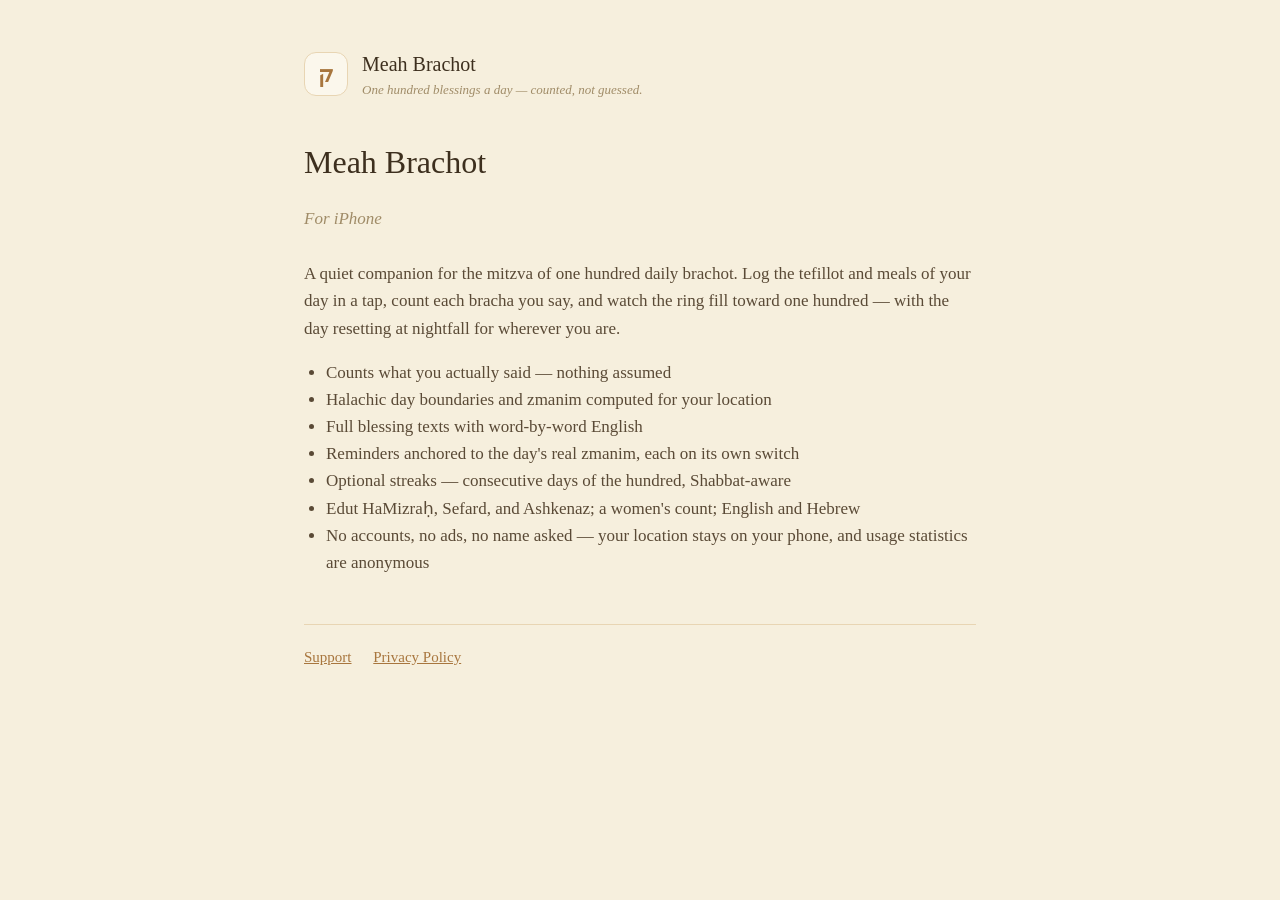
<file: index.html>
<!DOCTYPE html>
<html lang="en">
<head>
<meta charset="utf-8">
<meta name="viewport" content="width=device-width, initial-scale=1">
<title>Meah Brachot</title>
<link rel="stylesheet" href="style.css">
</head>
<body>
<main>
<header>
  <div class="mark">ק</div>
  <div class="name">Meah Brachot<small>One hundred blessings a day — counted, not guessed.</small></div>
</header>

<h1>Meah Brachot</h1>
<p class="date">For iPhone</p>

<p>A quiet companion for the mitzva of one hundred daily brachot. Log the tefillot and meals of your day in a tap, count each bracha you say, and watch the ring fill toward one hundred — with the day resetting at nightfall for wherever you are.</p>

<ul>
  <li>Counts what you actually said — nothing assumed</li>
  <li>Halachic day boundaries and zmanim computed for your location</li>
  <li>Full blessing texts with word-by-word English</li>
  <li>Reminders anchored to the day's real zmanim, each on its own switch</li>
  <li>Optional streaks — consecutive days of the hundred, Shabbat-aware</li>
  <li>Edut HaMizraḥ, Sefard, and Ashkenaz; a women's count; English and Hebrew</li>
  <li>No accounts, no ads, no name asked — your location stays on your phone, and usage statistics are anonymous</li>
</ul>

<nav>
  <a href="support.html">Support</a>
  <a href="privacy.html">Privacy Policy</a>
</nav>
</main>
</body>
</html>
</file>
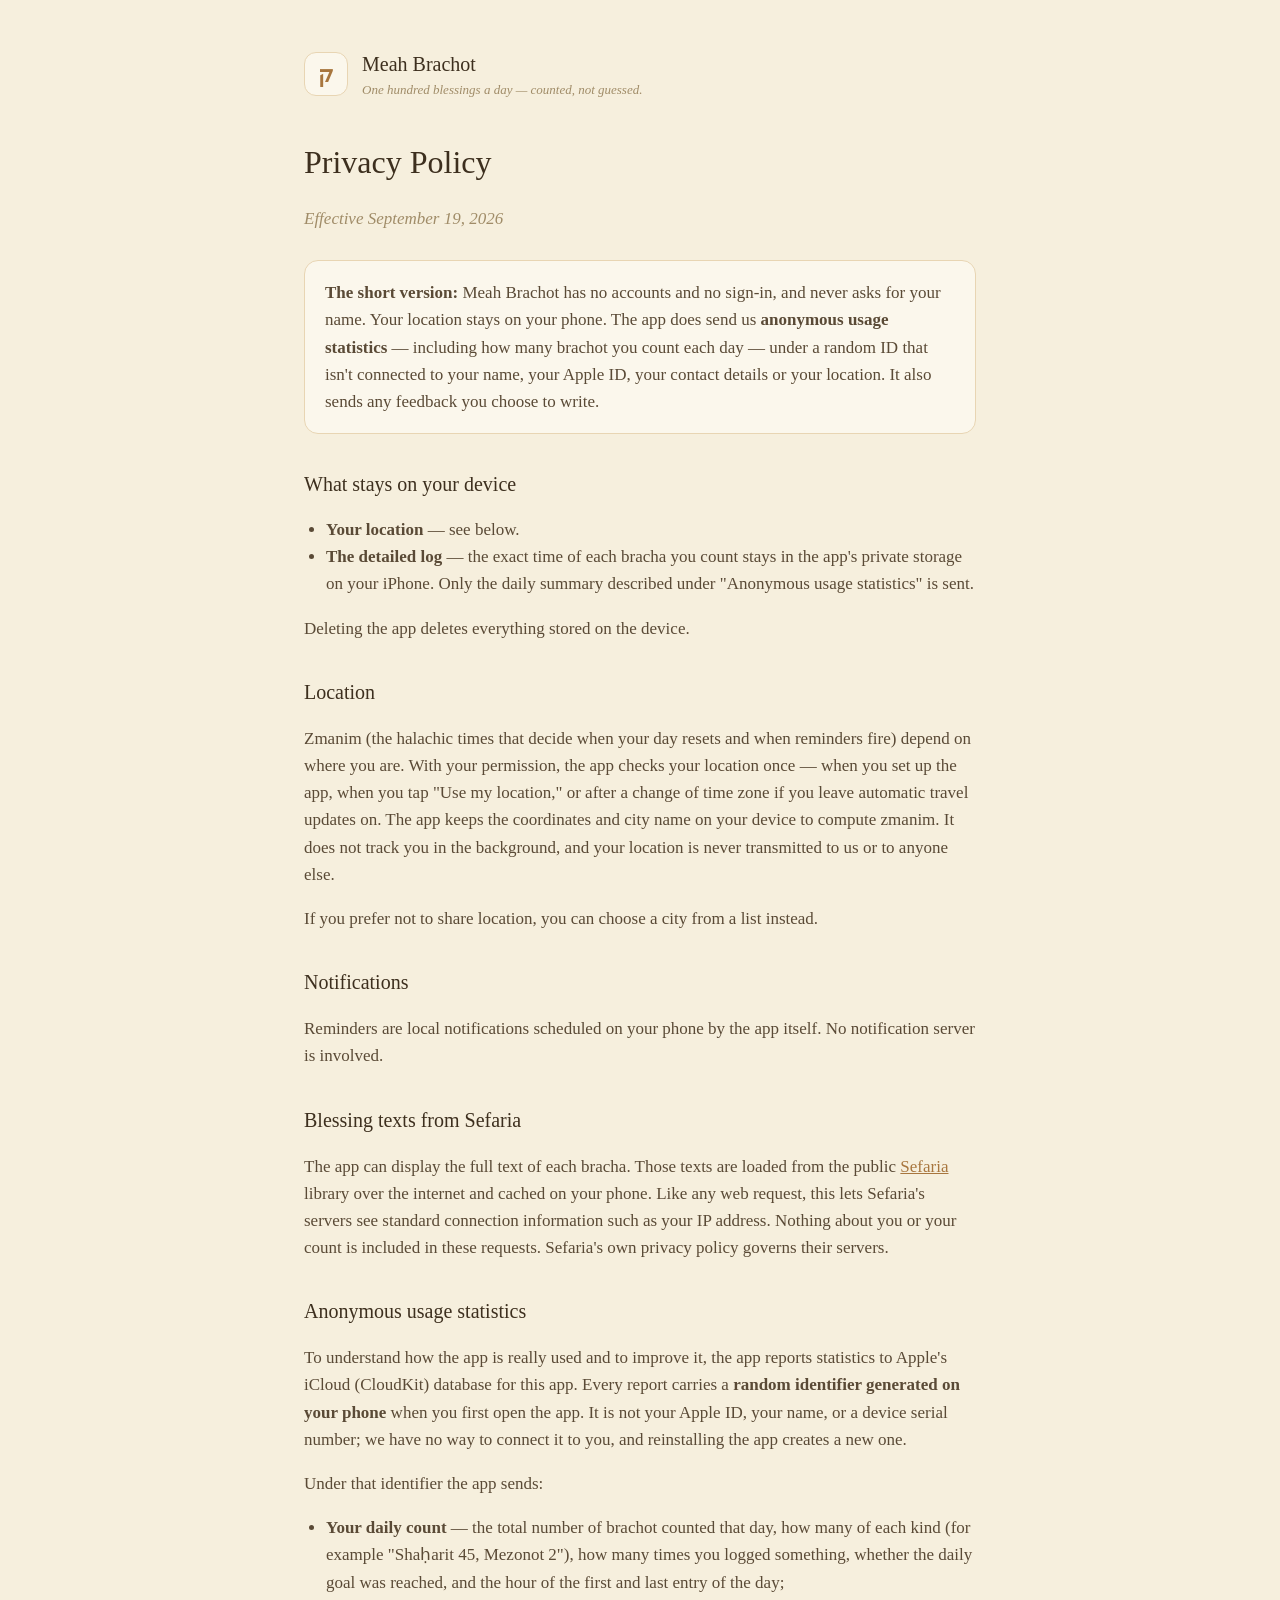
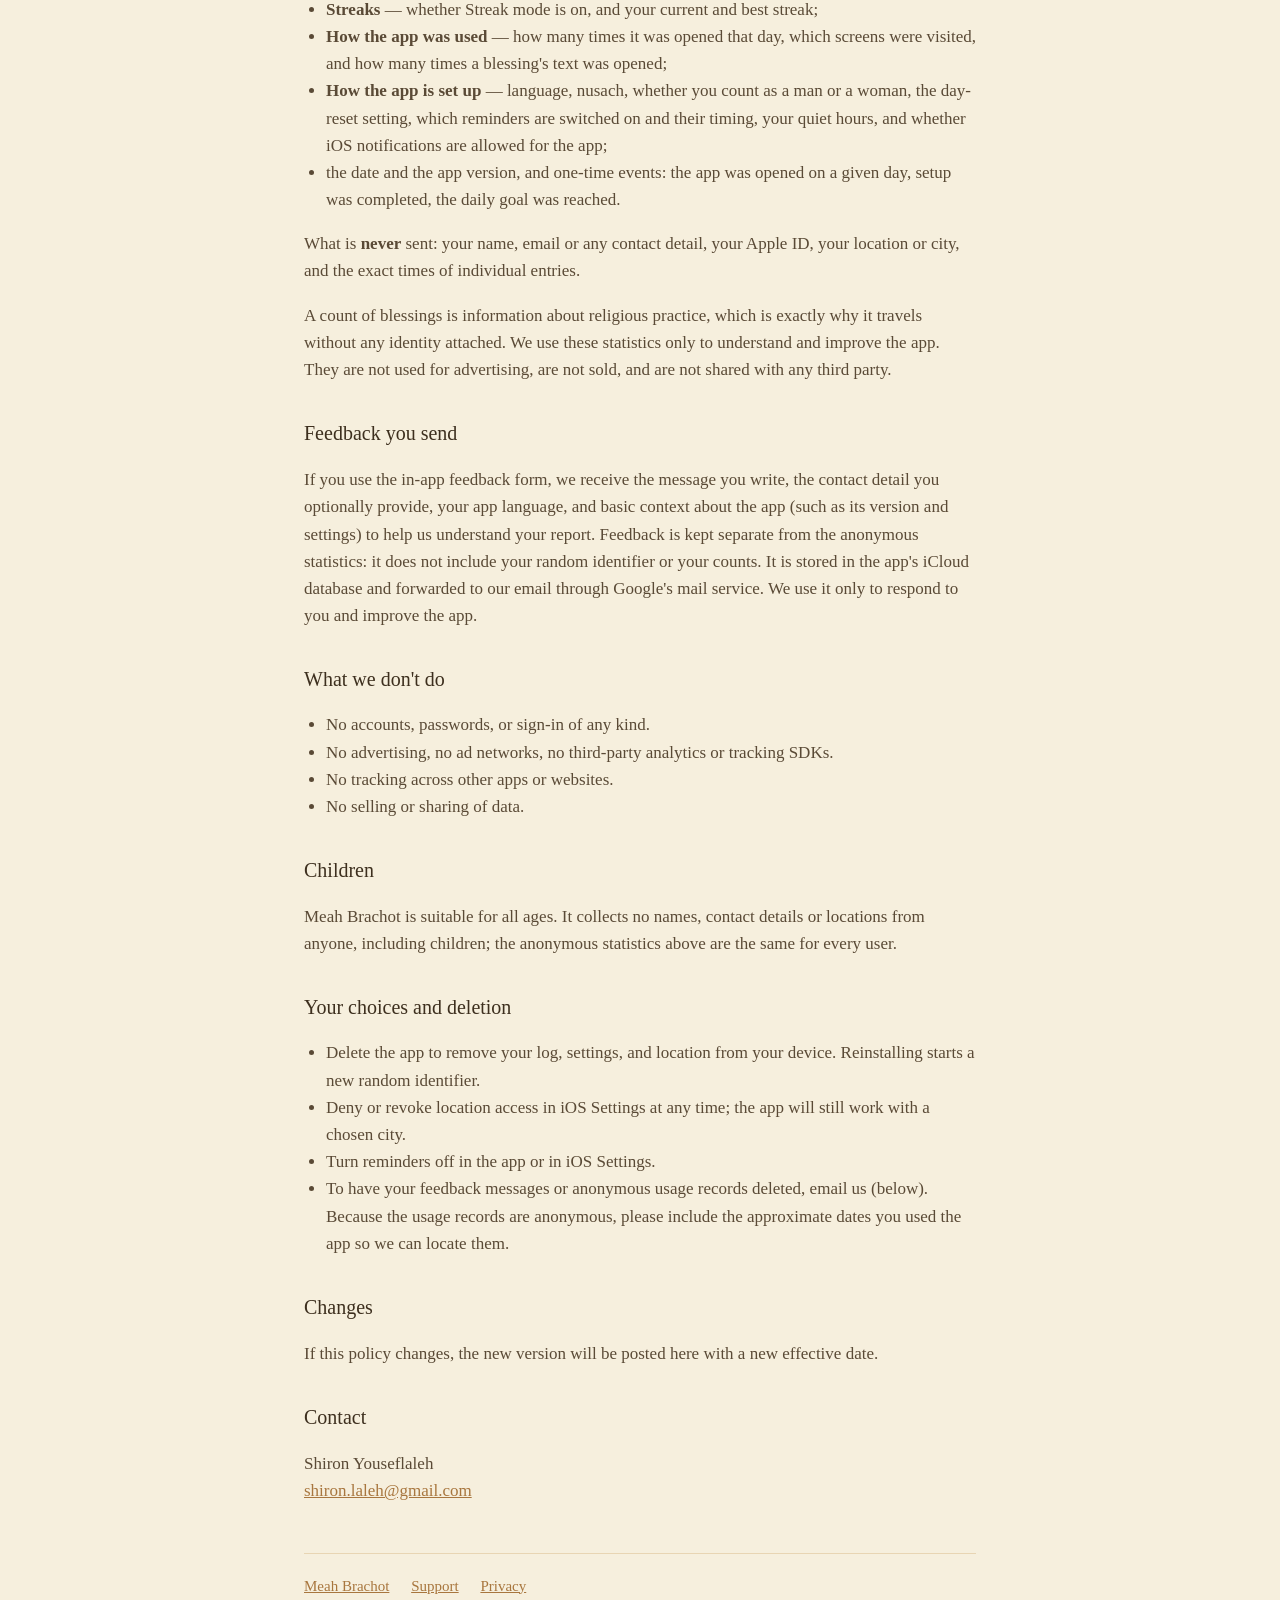
<file: privacy.html>
<!DOCTYPE html>
<html lang="en">
<head>
<meta charset="utf-8">
<meta name="viewport" content="width=device-width, initial-scale=1">
<title>Privacy Policy — Meah Brachot</title>
<link rel="stylesheet" href="style.css">
</head>
<body>
<main>
<header>
  <div class="mark">ק</div>
  <div class="name">Meah Brachot<small>One hundred blessings a day — counted, not guessed.</small></div>
</header>

<h1>Privacy Policy</h1>
<p class="date">Effective September 19, 2026</p>

<div class="card">
  <p><strong>The short version:</strong> Meah Brachot has no accounts and no sign-in, and never asks for your name. Your location stays on your phone. The app does send us <strong>anonymous usage statistics</strong> — including how many brachot you count each day — under a random ID that isn't connected to your name, your Apple ID, your contact details or your location. It also sends any feedback you choose to write.</p>
</div>

<h2>What stays on your device</h2>
<ul>
  <li><strong>Your location</strong> — see below.</li>
  <li><strong>The detailed log</strong> — the exact time of each bracha you count stays in the app's private storage on your iPhone. Only the daily summary described under "Anonymous usage statistics" is sent.</li>
</ul>
<p>Deleting the app deletes everything stored on the device.</p>

<h2>Location</h2>
<p>Zmanim (the halachic times that decide when your day resets and when reminders fire) depend on where you are. With your permission, the app checks your location once — when you set up the app, when you tap "Use my location," or after a change of time zone if you leave automatic travel updates on. The app keeps the coordinates and city name on your device to compute zmanim. It does not track you in the background, and your location is never transmitted to us or to anyone else.</p>
<p>If you prefer not to share location, you can choose a city from a list instead.</p>

<h2>Notifications</h2>
<p>Reminders are local notifications scheduled on your phone by the app itself. No notification server is involved.</p>

<h2>Blessing texts from Sefaria</h2>
<p>The app can display the full text of each bracha. Those texts are loaded from the public <a href="https://www.sefaria.org">Sefaria</a> library over the internet and cached on your phone. Like any web request, this lets Sefaria's servers see standard connection information such as your IP address. Nothing about you or your count is included in these requests. Sefaria's own privacy policy governs their servers.</p>

<h2>Anonymous usage statistics</h2>
<p>To understand how the app is really used and to improve it, the app reports statistics to Apple's iCloud (CloudKit) database for this app. Every report carries a <strong>random identifier generated on your phone</strong> when you first open the app. It is not your Apple ID, your name, or a device serial number; we have no way to connect it to you, and reinstalling the app creates a new one.</p>
<p>Under that identifier the app sends:</p>
<ul>
  <li><strong>Your daily count</strong> — the total number of brachot counted that day, how many of each kind (for example "Shaḥarit 45, Mezonot 2"), how many times you logged something, whether the daily goal was reached, and the hour of the first and last entry of the day;</li>
  <li><strong>Streaks</strong> — whether Streak mode is on, and your current and best streak;</li>
  <li><strong>How the app was used</strong> — how many times it was opened that day, which screens were visited, and how many times a blessing's text was opened;</li>
  <li><strong>How the app is set up</strong> — language, nusach, whether you count as a man or a woman, the day-reset setting, which reminders are switched on and their timing, your quiet hours, and whether iOS notifications are allowed for the app;</li>
  <li>the date and the app version, and one-time events: the app was opened on a given day, setup was completed, the daily goal was reached.</li>
</ul>
<p>What is <strong>never</strong> sent: your name, email or any contact detail, your Apple ID, your location or city, and the exact times of individual entries.</p>
<p>A count of blessings is information about religious practice, which is exactly why it travels without any identity attached. We use these statistics only to understand and improve the app. They are not used for advertising, are not sold, and are not shared with any third party.</p>

<h2>Feedback you send</h2>
<p>If you use the in-app feedback form, we receive the message you write, the contact detail you optionally provide, your app language, and basic context about the app (such as its version and settings) to help us understand your report. Feedback is kept separate from the anonymous statistics: it does not include your random identifier or your counts. It is stored in the app's iCloud database and forwarded to our email through Google's mail service. We use it only to respond to you and improve the app.</p>

<h2>What we don't do</h2>
<ul>
  <li>No accounts, passwords, or sign-in of any kind.</li>
  <li>No advertising, no ad networks, no third-party analytics or tracking SDKs.</li>
  <li>No tracking across other apps or websites.</li>
  <li>No selling or sharing of data.</li>
</ul>

<h2>Children</h2>
<p>Meah Brachot is suitable for all ages. It collects no names, contact details or locations from anyone, including children; the anonymous statistics above are the same for every user.</p>

<h2>Your choices and deletion</h2>
<ul>
  <li>Delete the app to remove your log, settings, and location from your device. Reinstalling starts a new random identifier.</li>
  <li>Deny or revoke location access in iOS Settings at any time; the app will still work with a chosen city.</li>
  <li>Turn reminders off in the app or in iOS Settings.</li>
  <li>To have your feedback messages or anonymous usage records deleted, email us (below). Because the usage records are anonymous, please include the approximate dates you used the app so we can locate them.</li>
</ul>

<h2>Changes</h2>
<p>If this policy changes, the new version will be posted here with a new effective date.</p>

<h2>Contact</h2>
<p>Shiron Youseflaleh<br>
<a href="mailto:shiron.laleh@gmail.com">shiron.laleh@gmail.com</a></p>

<nav>
  <a href="index.html">Meah Brachot</a>
  <a href="support.html">Support</a>
  <a href="privacy.html">Privacy</a>
</nav>
</main>
</body>
</html>
</file>
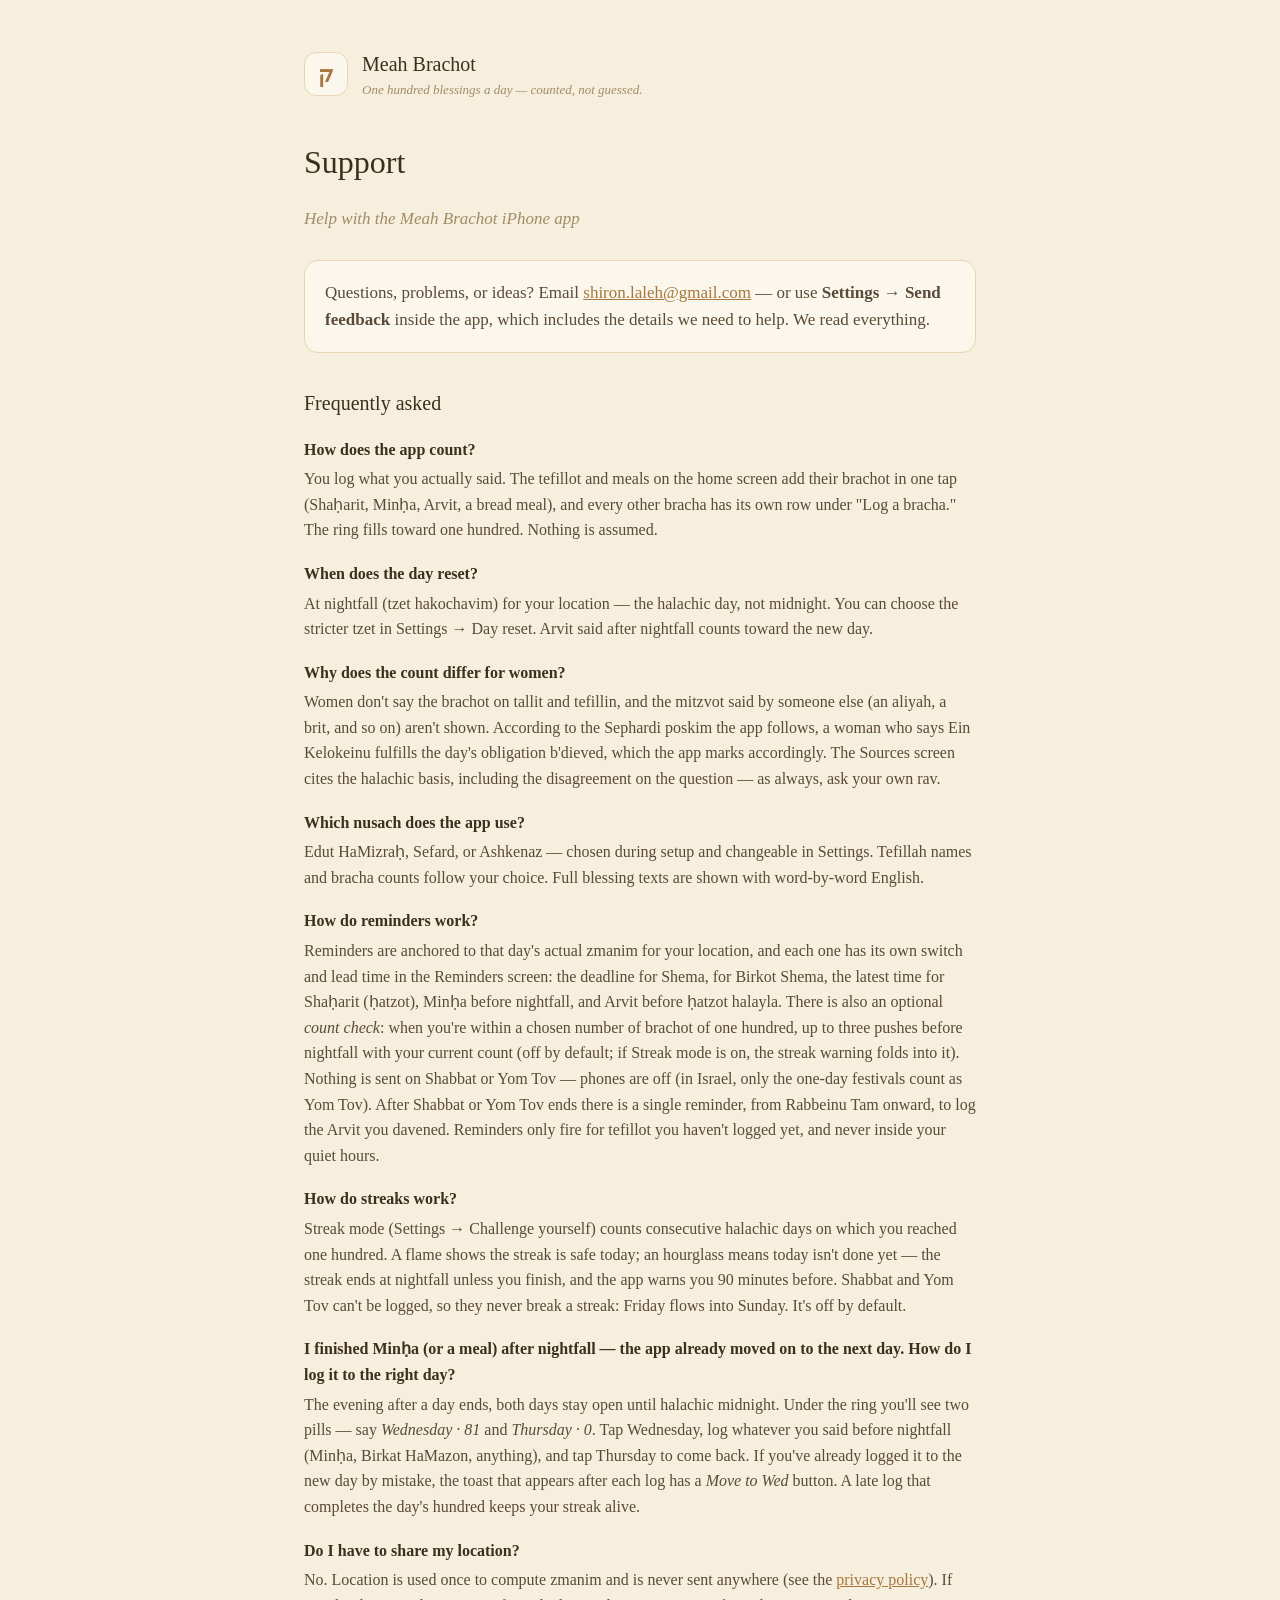
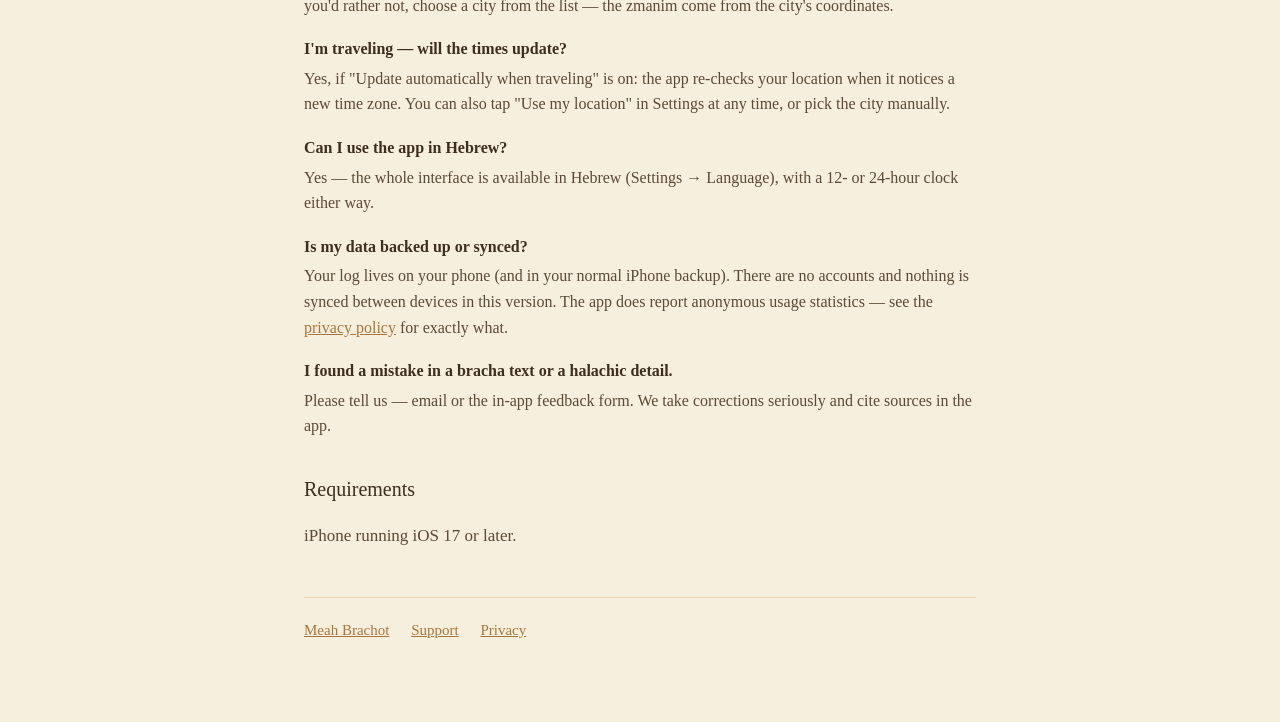
<file: support.html>
<!DOCTYPE html>
<html lang="en">
<head>
<meta charset="utf-8">
<meta name="viewport" content="width=device-width, initial-scale=1">
<title>Support — Meah Brachot</title>
<link rel="stylesheet" href="style.css">
</head>
<body>
<main>
<header>
  <div class="mark">ק</div>
  <div class="name">Meah Brachot<small>One hundred blessings a day — counted, not guessed.</small></div>
</header>

<h1>Support</h1>
<p class="date">Help with the Meah Brachot iPhone app</p>

<div class="card">
  <p>Questions, problems, or ideas? Email <a href="mailto:shiron.laleh@gmail.com">shiron.laleh@gmail.com</a> — or use <strong>Settings → Send feedback</strong> inside the app, which includes the details we need to help. We read everything.</p>
</div>

<h2>Frequently asked</h2>
<dl>
  <dt>How does the app count?</dt>
  <dd>You log what you actually said. The tefillot and meals on the home screen add their brachot in one tap (Shaḥarit, Minḥa, Arvit, a bread meal), and every other bracha has its own row under "Log a bracha." The ring fills toward one hundred. Nothing is assumed.</dd>

  <dt>When does the day reset?</dt>
  <dd>At nightfall (tzet hakochavim) for your location — the halachic day, not midnight. You can choose the stricter tzet in Settings → Day reset. Arvit said after nightfall counts toward the new day.</dd>

  <dt>Why does the count differ for women?</dt>
  <dd>Women don't say the brachot on tallit and tefillin, and the mitzvot said by someone else (an aliyah, a brit, and so on) aren't shown. According to the Sephardi poskim the app follows, a woman who says Ein Kelokeinu fulfills the day's obligation b'dieved, which the app marks accordingly. The Sources screen cites the halachic basis, including the disagreement on the question — as always, ask your own rav.</dd>

  <dt>Which nusach does the app use?</dt>
  <dd>Edut HaMizraḥ, Sefard, or Ashkenaz — chosen during setup and changeable in Settings. Tefillah names and bracha counts follow your choice. Full blessing texts are shown with word-by-word English.</dd>

  <dt>How do reminders work?</dt>
  <dd>Reminders are anchored to that day's actual zmanim for your location, and each one has its own switch and lead time in the Reminders screen: the deadline for Shema, for Birkot Shema, the latest time for Shaḥarit (ḥatzot), Minḥa before nightfall, and Arvit before ḥatzot halayla. There is also an optional <em>count check</em>: when you're within a chosen number of brachot of one hundred, up to three pushes before nightfall with your current count (off by default; if Streak mode is on, the streak warning folds into it). Nothing is sent on Shabbat or Yom Tov — phones are off (in Israel, only the one-day festivals count as Yom Tov). After Shabbat or Yom Tov ends there is a single reminder, from Rabbeinu Tam onward, to log the Arvit you davened. Reminders only fire for tefillot you haven't logged yet, and never inside your quiet hours.</dd>

  <dt>How do streaks work?</dt>
  <dd>Streak mode (Settings → Challenge yourself) counts consecutive halachic days on which you reached one hundred. A flame shows the streak is safe today; an hourglass means today isn't done yet — the streak ends at nightfall unless you finish, and the app warns you 90 minutes before. Shabbat and Yom Tov can't be logged, so they never break a streak: Friday flows into Sunday. It's off by default.</dd>

  <dt>I finished Minḥa (or a meal) after nightfall — the app already moved on to the next day. How do I log it to the right day?</dt>
  <dd>The evening after a day ends, both days stay open until halachic midnight. Under the ring you'll see two pills — say <em>Wednesday · 81</em> and <em>Thursday · 0</em>. Tap Wednesday, log whatever you said before nightfall (Minḥa, Birkat HaMazon, anything), and tap Thursday to come back. If you've already logged it to the new day by mistake, the toast that appears after each log has a <em>Move to Wed</em> button. A late log that completes the day's hundred keeps your streak alive.</dd>

  <dt>Do I have to share my location?</dt>
  <dd>No. Location is used once to compute zmanim and is never sent anywhere (see the <a href="privacy.html">privacy policy</a>). If you'd rather not, choose a city from the list — the zmanim come from the city's coordinates.</dd>

  <dt>I'm traveling — will the times update?</dt>
  <dd>Yes, if "Update automatically when traveling" is on: the app re-checks your location when it notices a new time zone. You can also tap "Use my location" in Settings at any time, or pick the city manually.</dd>

  <dt>Can I use the app in Hebrew?</dt>
  <dd>Yes — the whole interface is available in Hebrew (Settings → Language), with a 12- or 24-hour clock either way.</dd>

  <dt>Is my data backed up or synced?</dt>
  <dd>Your log lives on your phone (and in your normal iPhone backup). There are no accounts and nothing is synced between devices in this version. The app does report anonymous usage statistics — see the <a href="privacy.html">privacy policy</a> for exactly what.</dd>

  <dt>I found a mistake in a bracha text or a halachic detail.</dt>
  <dd>Please tell us — email or the in-app feedback form. We take corrections seriously and cite sources in the app.</dd>
</dl>

<h2>Requirements</h2>
<p>iPhone running iOS 17 or later.</p>

<nav>
  <a href="index.html">Meah Brachot</a>
  <a href="support.html">Support</a>
  <a href="privacy.html">Privacy</a>
</nav>
</main>
</body>
</html>
</file>
<file: style.css>
:root {
  --paper: #f6efdd;
  --card: #fbf7ec;
  --ink: #3d2f1e;
  --body: #5a4a36;
  --muted: #a08c68;
  --accent: #a8763e;
  --border: #e8d5b3;
}
* { box-sizing: border-box; }
body {
  margin: 0;
  background: var(--paper);
  color: var(--body);
  font-family: Georgia, "Times New Roman", serif;
  line-height: 1.6;
}
main {
  max-width: 720px;
  margin: 0 auto;
  padding: 48px 24px 80px;
}
header {
  display: flex;
  align-items: center;
  gap: 14px;
  margin-bottom: 36px;
}
.mark {
  width: 44px; height: 44px; border-radius: 12px;
  background: var(--card);
  border: 1.5px solid var(--border);
  display: grid; place-items: center;
  color: var(--accent); font-weight: 700; font-size: 22px;
}
header .name { color: var(--ink); font-size: 20px; }
header .name small { display: block; color: var(--muted); font-size: 13px; font-style: italic; }
h1 { color: var(--ink); font-weight: 500; font-size: 32px; margin: 0 0 6px; }
.date { color: var(--muted); font-style: italic; margin-bottom: 28px; }
h2 { color: var(--ink); font-weight: 500; font-size: 20px; margin: 34px 0 10px; }
p, li { font-size: 17px; }
ul { padding-left: 22px; }
a { color: var(--accent); }
.card {
  background: var(--card);
  border: 1px solid var(--border);
  border-radius: 14px;
  padding: 18px 20px;
  margin: 18px 0;
}
.card p { margin: 0; }
nav { margin-top: 48px; padding-top: 20px; border-top: 1px solid var(--border); font-size: 15px; }
nav a { margin-right: 18px; }
dt { color: var(--ink); font-weight: 600; margin-top: 18px; }
dd { margin: 4px 0 0; }
</file>
